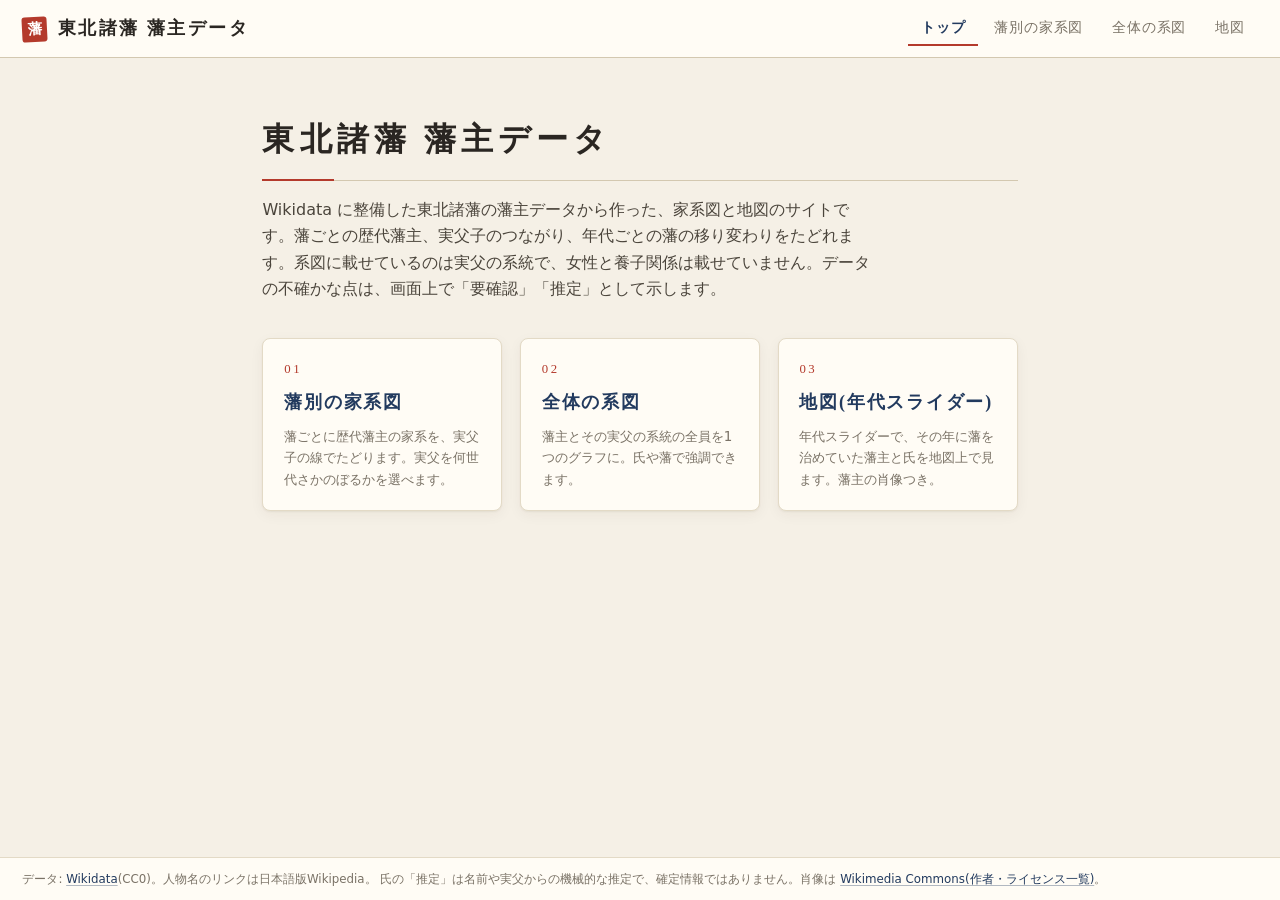
<file: index.html>
<!doctype html>
<html lang="ja">
<head>
<meta charset="utf-8">
<meta name="viewport" content="width=device-width, initial-scale=1">
<title>東北諸藩 藩主データ</title>
<link rel="stylesheet" href="assets/css/style.css">
</head>
<body>
<header class="site">
  <h1><a href="index.html">東北諸藩 藩主データ</a></h1>
  <nav><a href="index.html" aria-current="page">トップ</a><a href="tree.html">藩別の家系図</a><a href="all.html">全体の系図</a><a href="map.html">地図</a></nav>
</header>
<div id="error" class="error" role="alert" hidden></div>
<div class="landing">
  <h2>東北諸藩 藩主データ</h2>
  <p>Wikidata に整備した東北諸藩の藩主データから作った、家系図と地図のサイトです。藩ごとの歴代藩主、実父子のつながり、年代ごとの藩の移り変わりをたどれます。系図に載せているのは実父の系統で、女性と養子関係は載せていません。データの不確かな点は、画面上で「要確認」「推定」として示します。</p>
  <div class="cards">
    <a class="tile" href="tree.html"><b>藩別の家系図</b><span>藩ごとに歴代藩主の家系を、実父子の線でたどります。実父を何世代さかのぼるかを選べます。</span></a>
    <a class="tile" href="all.html"><b>全体の系図</b><span>藩主とその実父の系統の全員を1つのグラフに。氏や藩で強調できます。</span></a>
    <a class="tile" href="map.html"><b>地図(年代スライダー)</b><span>年代スライダーで、その年に藩を治めていた藩主と氏を地図上で見ます。藩主の肖像つき。</span></a>
  </div>
</div>
<footer class="site">
  データ: <a href="https://www.wikidata.org/" target="_blank" rel="noopener">Wikidata</a>(CC0)。人物名のリンクは日本語版Wikipedia。
  氏の「推定」は名前や実父からの機械的な推定で、確定情報ではありません。肖像は <a href="credits.html">Wikimedia Commons(作者・ライセンス一覧)</a>。 <span id="generated"></span>
</footer>
</body>
</html>
</file>
<file: assets/css/style.css>
/* 和の落ち着き: 生成り(和紙)の地に、墨・藍・朱を少しだけ。罫線は細く、余白は広め。
   色はすべて :root の変数に集約する(後から調整しやすいように)。ダークモードは対応しない
   (Cytoscape / Leaflet の描画色をライト前提で決めているため)。 */
:root {
  color-scheme: light;
  --paper:#f5f0e6; --paper2:#ede6d6; --card:#fffcf5; --ink:#2a2622; --muted:#7a7266; --line:#e3dac6; --line2:#d3c8b0;
  --indigo:#223a5e; --indigo-soft:#e6ebf3; --vermilion:#b43a2c; --gold:#a8801f; --gold-soft:#f6ead0;
  --radius:8px; --shadow:0 1px 2px rgba(60,45,20,.06), 0 4px 14px rgba(60,45,20,.05);
  --serif:"Yu Mincho","Hiragino Mincho ProN","Noto Serif JP",serif;
  --sans:"Hiragino Sans","Yu Gothic","Noto Sans JP",system-ui,sans-serif;
}
* { box-sizing:border-box; }
html, body { height:100%; }
body { margin:0; font-family:var(--sans); color:var(--ink); background:var(--paper); display:flex; flex-direction:column; line-height:1.65; -webkit-font-smoothing:antialiased; }
a { color:var(--indigo); text-underline-offset:.18em; text-decoration-color:rgba(34,58,94,.35); }
a:hover { text-decoration-color:currentColor; }
:focus-visible { outline:2px solid var(--indigo); outline-offset:2px; border-radius:4px; }

/* ヘッダー: 紙色の地に細い罫線。題字は明朝、先頭に朱の角印をあしらう */
header.site { display:flex; align-items:center; gap:2.2rem; padding:.7rem 1.4rem; background:var(--card); border-bottom:1px solid var(--line2); }
header.site h1 { margin:0; font-family:var(--serif); font-size:1.12rem; font-weight:700; letter-spacing:.14em; }
header.site h1 a { color:var(--ink); text-decoration:none; display:inline-flex; align-items:center; gap:.65rem; }
header.site h1 a::before { content:"藩"; display:inline-grid; place-items:center; width:1.55rem; height:1.55rem; background:var(--vermilion); color:#fff; font-size:.9rem; font-weight:700; letter-spacing:0; border-radius:3px; transform:rotate(-3deg); }
header.site nav { display:flex; gap:.2rem; flex-wrap:wrap; margin-left:auto; }
header.site nav a { color:var(--muted); text-decoration:none; padding:.3rem .8rem; font-size:.88rem; letter-spacing:.06em; border-bottom:2px solid transparent; }
header.site nav a:hover { color:var(--ink); }
header.site nav a[aria-current] { color:var(--indigo); font-weight:600; border-bottom-color:var(--vermilion); }
footer.site { padding:.7rem 1.4rem; font-size:.74rem; color:var(--muted); border-top:1px solid var(--line); background:var(--card); line-height:1.7; }
.error { background:#fbeae6; color:var(--vermilion); padding:.55rem 1.4rem; border-bottom:1px solid #efc7bf; font-size:.9rem; }

/* アプリ画面: 左=操作 / 中央=図 / 右=詳細 */
body.app { height:100vh; }
body.app main { flex:1; min-height:0; display:grid; grid-template-columns:292px 1fr 324px; gap:.9rem; padding:.9rem; }
.side { overflow:auto; display:flex; flex-direction:column; gap:.75rem; padding-right:2px; }
.canvas { background:var(--card); border:1px solid var(--line); border-radius:var(--radius); min-height:50vh; box-shadow:var(--shadow);
  background-image:radial-gradient(rgba(120,100,60,.13) 1px, transparent 1.2px); background-size:22px 22px; }
.card { background:var(--card); border:1px solid var(--line); border-radius:var(--radius); padding:.85rem 1rem; font-size:.875rem; box-shadow:var(--shadow); }
.card h2 { margin:0 0 .6rem; padding-bottom:.4rem; border-bottom:1px solid var(--line); font-family:var(--serif); font-size:.92rem; letter-spacing:.14em; color:var(--indigo); font-weight:700; }
.card h2:not(:first-child) { margin-top:1rem; }
.card summary { cursor:pointer; font-family:var(--serif); font-size:.92rem; letter-spacing:.14em; color:var(--indigo); font-weight:700; list-style:none; }
.card summary::-webkit-details-marker { display:none; }
.card summary::before { content:"▸"; display:inline-block; width:1.1em; color:var(--vermilion); transition:transform .15s; }
.card[open] > summary::before { transform:rotate(90deg); }
.card[open] > summary { margin-bottom:.5rem; }
.field { display:block; margin:.25rem 0 .55rem; font-size:.8rem; color:var(--muted); }
.check { display:flex; gap:.5rem; align-items:center; margin:.4rem 0; cursor:pointer; }
.check input { accent-color:var(--indigo); width:1rem; height:1rem; }
select, input[type=search] { width:100%; padding:.45rem .6rem; font:inherit; color:var(--ink); border:1px solid var(--line2); border-radius:6px; background:#fff; }
select:focus, input[type=search]:focus { border-color:var(--indigo); outline:none; box-shadow:0 0 0 3px rgba(34,58,94,.12); }
.btn { font:inherit; font-size:.84rem; padding:.34rem .85rem; margin:.2rem .3rem .2rem 0; border:1px solid var(--line2); border-radius:6px; background:#fff; color:var(--indigo); cursor:pointer; text-decoration:none; display:inline-block; transition:background .12s,border-color .12s,color .12s; }
.btn:hover { background:var(--indigo); border-color:var(--indigo); color:#fff; }
.row { margin:.3rem 0; }
.sub { color:var(--muted); margin:.25rem 0; font-size:.8rem; line-height:1.55; }
.results { list-style:none; padding:0; margin:.2rem 0; }
.result { width:100%; text-align:left; font:inherit; font-size:.82rem; padding:.4rem .6rem; margin:.15rem 0; border:1px solid var(--line); border-radius:6px; background:#fff; cursor:pointer; }
.result:hover { border-color:var(--indigo); background:var(--indigo-soft); }
.person { margin:.1rem 0; font-size:1.2rem; font-family:var(--serif); font-weight:700; letter-spacing:.04em; }
.k { color:var(--muted); font-size:.76rem; }
.tag { font-size:.7rem; padding:.08rem .55rem; border-radius:999px; background:var(--indigo-soft); color:var(--indigo); }
.tag.uncertain { background:var(--gold-soft); color:#7a5600; }
h4 { margin:.9rem 0 .25rem; font-family:var(--serif); font-size:.82rem; letter-spacing:.12em; color:var(--vermilion); }
.warnings { padding-left:1.1rem; margin:.2rem 0; font-size:.8rem; } .warnings .warn { color:var(--vermilion); } .warnings .info { color:var(--muted); }
.links { margin:.7rem 0 0; font-size:.85rem; }

/* 凡例 */
.legend { list-style:none; padding:0; margin:.4rem 0 0; font-size:.78rem; } .legend li { margin:.4rem 0; display:flex; align-items:center; gap:.6rem; line-height:1.45; }
.swatch { display:inline-block; width:28px; border-top:2px solid #8d8576; flex:none; } .swatch.dotted { border-top:2.5px dotted #4f7a52; } .swatch.dashed { border-top:2.5px dashed #7a4f8a; }
.box { display:inline-block; width:20px; height:13px; border:1.5px solid #a89a76; border-radius:3px; background:#fff; flex:none; }
.box.ext { background:#ececec; border:1.5px dashed #8a8a8a; } .box.hl { background:#f4d98a; border-color:var(--gold); } .box.hli { background:#fbefc9; border:1.5px dashed var(--gold); } .box.warn { border:3px double var(--vermilion); }
.box.img { width:16px; height:20px; background:linear-gradient(#d6c3a3,#8f7752); border-color:#6d5a3f; }
.legend.domains { columns:2; font-size:.76rem; } .chip { display:inline-block; width:14px; height:14px; border:1.5px solid; border-radius:50%; flex:none; }
@media (max-width: 960px) { body.app { height:auto; } body.app main { grid-template-columns:1fr; } .canvas { height:75vh; } header.site { flex-wrap:wrap; gap:.6rem; } header.site nav { margin-left:0; } }

/* トップページ */
.landing { max-width:50rem; width:100%; margin:0 auto; padding:3.2rem 1.4rem 2.5rem; flex:1; }
.landing h2 { font-family:var(--serif); font-size:2rem; font-weight:700; letter-spacing:.16em; margin:.2rem 0 .9rem; padding-bottom:.9rem; border-bottom:1px solid var(--line2); position:relative; }
.landing h2::after { content:""; position:absolute; left:0; bottom:-1px; width:4.5rem; height:2px; background:var(--vermilion); }
.landing > p { color:#4a443b; max-width:38rem; }
.cards { display:grid; gap:1.1rem; grid-template-columns:repeat(auto-fit,minmax(14rem,1fr)); margin-top:2.2rem; counter-reset:tile; }
.tile { position:relative; display:flex; flex-direction:column; gap:.5rem; padding:1.3rem 1.3rem 1.2rem; background:var(--card); border:1px solid var(--line); border-radius:var(--radius); text-decoration:none; color:var(--ink); box-shadow:var(--shadow); transition:transform .15s, box-shadow .15s, border-color .15s; counter-increment:tile; }
.tile::before { content:"0" counter(tile); font-family:var(--serif); font-size:.8rem; letter-spacing:.2em; color:var(--vermilion); }
.tile:hover { transform:translateY(-2px); border-color:var(--indigo); box-shadow:0 2px 4px rgba(60,45,20,.08), 0 10px 24px rgba(34,58,94,.12); }
.tile b { font-family:var(--serif); font-size:1.12rem; letter-spacing:.1em; color:var(--indigo); } .tile span { font-size:.84rem; color:var(--muted); line-height:1.6; }

/* 肖像(Wikimedia Commons)。作者・ライセンスの表示を必ず添える */
.portrait { margin:.5rem 0 .7rem; } .portrait img { display:block; max-width:100%; height:auto; border-radius:6px; border:1px solid var(--line2); background:#fff; box-shadow:0 2px 8px rgba(60,45,20,.12); }
.portrait figcaption { margin-top:.35rem; font-size:.7rem; color:var(--muted); line-height:1.5; }
/* 画像クレジット一覧 */
.credit-list { list-style:none; padding:0; display:grid; gap:.8rem; grid-template-columns:repeat(auto-fill,minmax(19rem,1fr)); }
.credit-list li { display:flex; gap:.8rem; background:var(--card); border:1px solid var(--line); border-radius:var(--radius); padding:.7rem; font-size:.8rem; box-shadow:var(--shadow); }
.credit-list img { width:64px; height:80px; object-fit:cover; object-position:top; border-radius:5px; flex:none; background:#fff; border:1px solid var(--line2); }
.credit-list b { display:block; font-family:var(--serif); font-size:.98rem; letter-spacing:.04em; }

/* 地図ページ */
#map.canvas { min-height:60vh; z-index:0; background:var(--paper2); }
.leaflet-container { background:var(--paper2); font-family:var(--sans); }
.leaflet-tile-pane { filter:sepia(.18) saturate(.85) contrast(.97); }
.leaflet-overlay-pane path { filter:drop-shadow(0 1px 1.5px rgba(40,30,10,.35)); }
.leaflet-control-layers, .leaflet-bar { border:1px solid var(--line2) !important; box-shadow:var(--shadow) !important; border-radius:6px !important; }
.leaflet-tooltip { font-family:var(--serif); background:var(--card); border:1px solid var(--line2); color:var(--ink); box-shadow:var(--shadow); }
.yearrow { display:flex; align-items:center; gap:.2rem; justify-content:space-between; margin-bottom:.4rem; }
.yearrow strong { font-family:var(--serif); font-size:1.6rem; font-weight:700; letter-spacing:.06em; color:var(--indigo); min-width:5.5rem; text-align:center; }
.yearrow .btn { margin:0; padding:.2rem .5rem; font-size:.78rem; }
input[type=range] { width:100%; height:1.4rem; background:transparent; -webkit-appearance:none; appearance:none; cursor:pointer; }
input[type=range]::-webkit-slider-runnable-track { height:3px; background:var(--line2); border-radius:2px; }
input[type=range]::-moz-range-track { height:3px; background:var(--line2); border-radius:2px; }
input[type=range]::-webkit-slider-thumb { -webkit-appearance:none; width:18px; height:18px; margin-top:-7.5px; border-radius:50%; background:var(--vermilion); border:3px solid var(--card); box-shadow:0 1px 4px rgba(0,0,0,.3); }
input[type=range]::-moz-range-thumb { width:12px; height:12px; border-radius:50%; background:var(--vermilion); border:3px solid var(--card); box-shadow:0 1px 4px rgba(0,0,0,.3); }
.legend-btns { display:flex; flex-direction:column; gap:.05rem; max-height:34vh; overflow:auto; margin-bottom:.5rem; }
.lg { display:flex; gap:.55rem; align-items:center; font:inherit; font-size:.8rem; text-align:left; padding:.2rem .4rem; border:1px solid transparent; border-radius:6px; background:none; cursor:pointer; color:var(--ink); }
.lg:hover { background:var(--paper); } .lg.on { border-color:var(--indigo); background:var(--indigo-soft); }
ul.lords { list-style:none; margin:.3rem 0; padding:0; font-size:.84rem; } ul.lords li { padding:.18rem .4rem; border-radius:5px; } ul.lords li.cur { background:var(--gold-soft); box-shadow:inset 3px 0 0 var(--gold); }
.ord { display:inline-block; min-width:2.5rem; color:var(--muted); font-size:.78rem; }
#detail h3 { margin:.1rem 0 .4rem; font-family:var(--serif); font-size:1.25rem; letter-spacing:.08em; } #detail h4 { margin:.9rem 0 .25rem; }
.warn-note { color:var(--vermilion); font-size:.85rem; }
/* 顔写真マーカー: 白い縁の円形。外側のリングが氏の色(--c) */
.face-icon span { display:block; width:44px; height:44px; border-radius:50%; border:3px solid #fff; background-size:cover; background-position:center top; background-color:#fff; box-shadow:0 0 0 2.5px var(--c,#777), 0 3px 8px rgba(30,20,0,.4); }
.playrow { display:flex; align-items:center; justify-content:space-between; gap:.5rem; margin:.3rem 0 .2rem; }
.playrow .btn.play { margin:0; min-width:5.6rem; background:var(--vermilion); border-color:var(--vermilion); color:#fff; }
.playrow .btn.play:hover { background:#8f2c20; border-color:#8f2c20; }
.playrow select { width:auto; padding:.25rem .4rem; font-size:.78rem; }
/* 肖像アイコンは読み込み前に白い円を見せ、読み込めたらなじませる(画像が遅れても「空白」に見えないように) */
.face-icon span { transition:background-image .2s; background-color:var(--paper2); }
/* hidden 属性は、display を指定したクラス(.check など)より優先させる */
[hidden] { display:none !important; }
/* 全体の系図は人物を丸で描くので、凡例の見本も丸にする */
.round-nodes .legend .box, .round-nodes .legend .box.img { width:15px; height:15px; border-radius:50%; }
</file>
